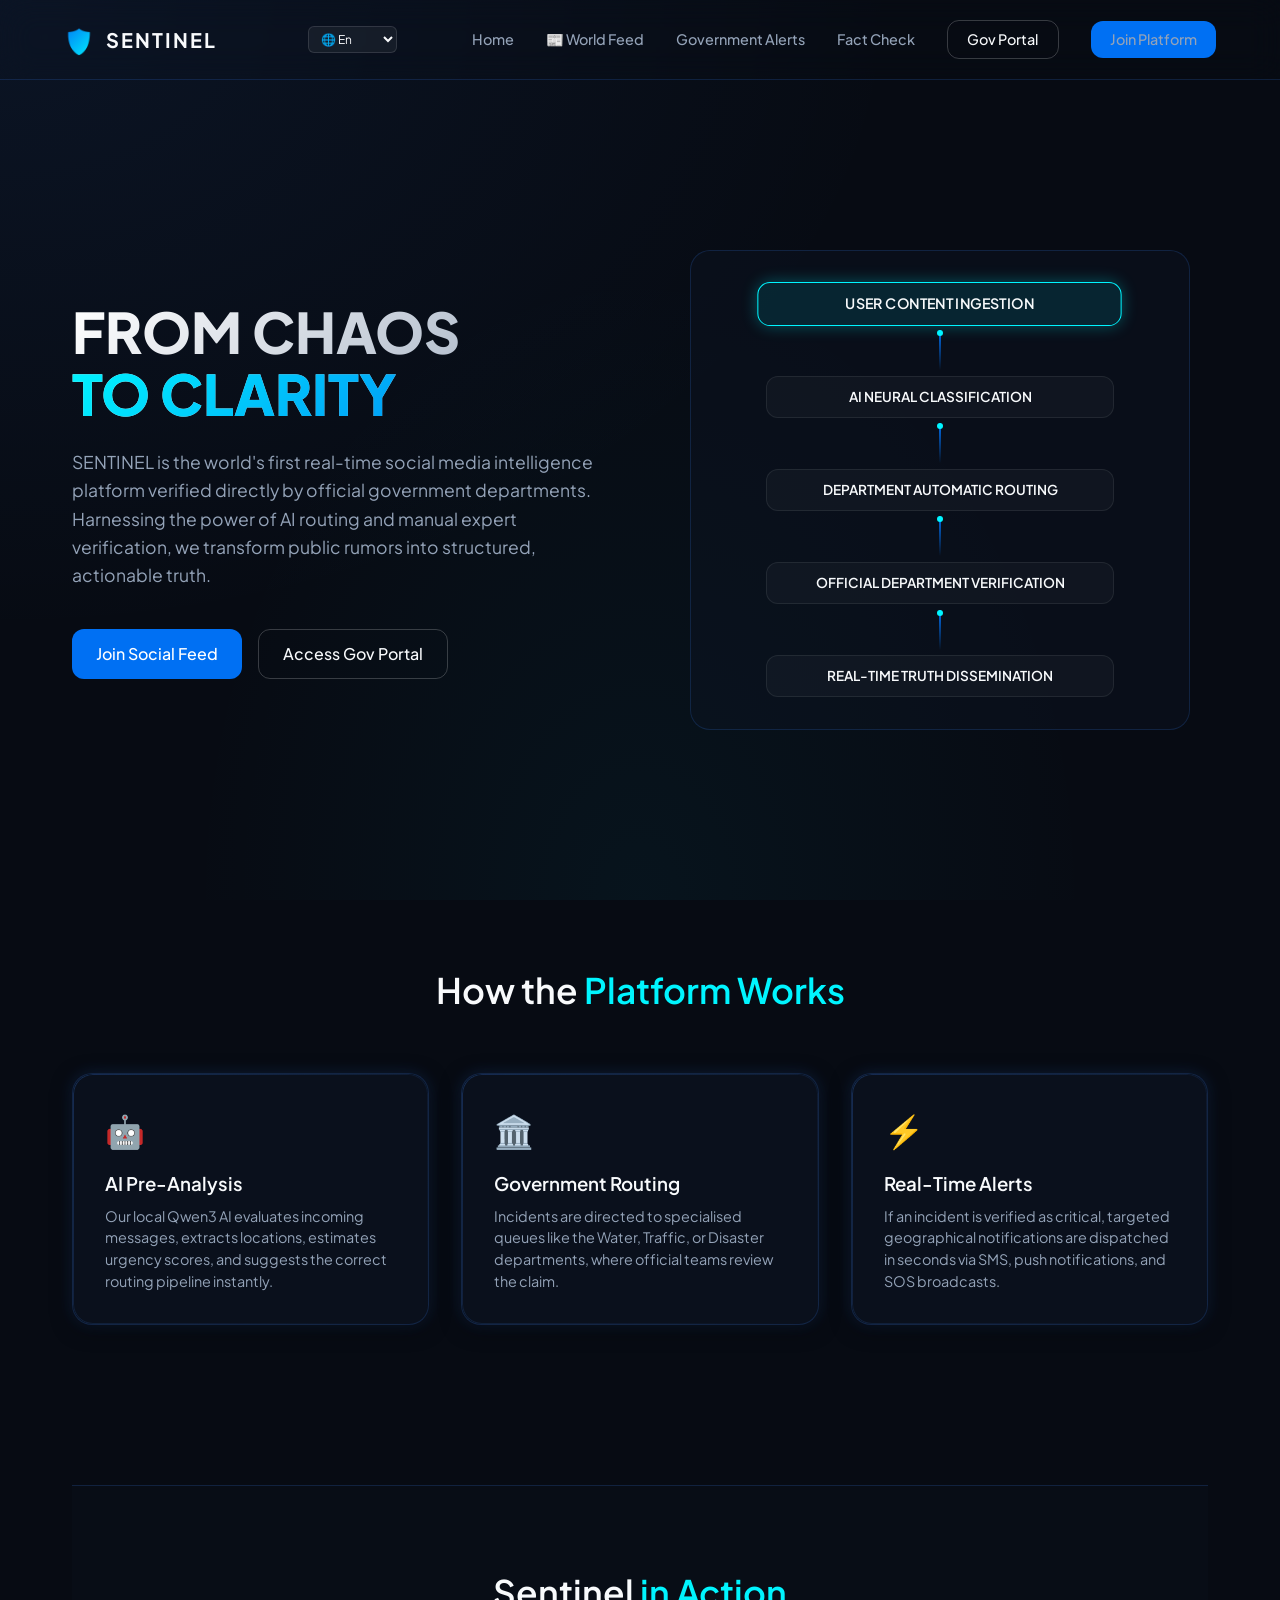
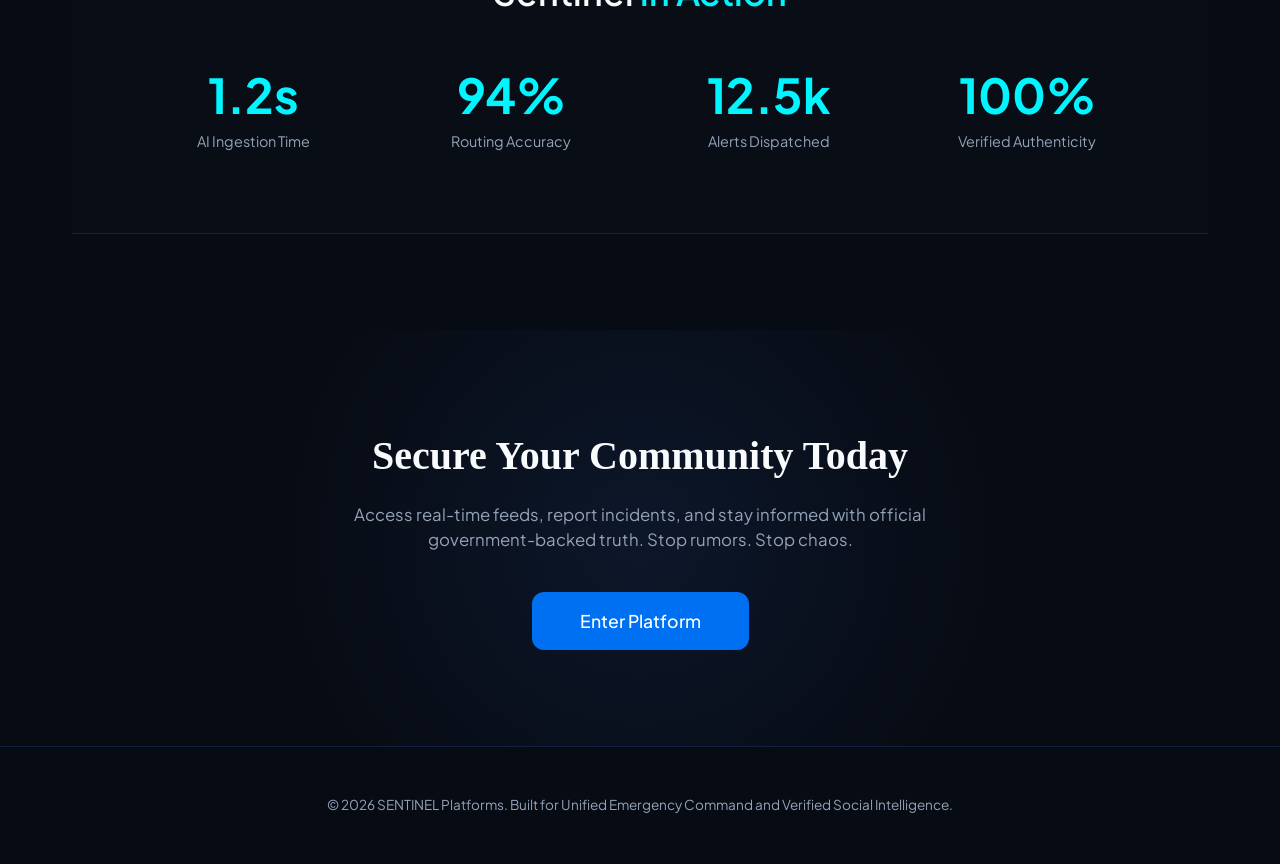
<file: frontend/index.html>
<!DOCTYPE html>
<html lang="en">
<head>
    <meta charset="UTF-8">
    <meta name="viewport" content="width=device-width, initial-scale=1.0">
    <title>SENTINEL - Real-Time Government Verified Social Intelligence</title>
    <link rel="stylesheet" href="css/variables.css?v=1.0.1">
    <link rel="stylesheet" href="css/reset.css?v=1.0.1">
    <link rel="stylesheet" href="css/global.css?v=1.0.1">
    <link rel="stylesheet" href="css/layout.css?v=1.0.1">
    <link rel="stylesheet" href="css/components.css?v=1.0.1">
    <link rel="stylesheet" href="css/animations.css?v=1.0.1">
    <link rel="stylesheet" href="css/responsive.css?v=1.0.1">
    <style>
        body {
            overflow-x: hidden;
        }
        /* Landing Page Custom Elements */
        .landing-header {
            display: flex;
            justify-content: space-between;
            align-items: center;
            height: 80px;
            border-bottom: var(--border-color-dark) 1px solid;
            backdrop-filter: var(--glass-blur);
            position: fixed;
            top: 0; left: 0; right: 0;
            z-index: 100;
            padding: 0 4rem;
        }
        .landing-nav {
            display: flex;
            gap: 2rem;
            align-items: center;
        }
        .landing-nav a {
            font-size: 0.9rem;
            font-weight: 500;
            color: var(--text-secondary-dark);
            transition: var(--transition-fast);
        }
        .landing-nav a:hover {
            color: var(--color-accent);
        }
        .landing-hero {
            padding: 180px 0 100px;
            display: grid;
            grid-template-columns: 1fr 1fr;
            gap: 4rem;
            align-items: center;
            min-height: 100vh;
        }
        .hero-left h1 {
            font-size: 3.5rem;
            line-height: 1.1;
            font-weight: 800;
            margin-bottom: 1.5rem;
            background: linear-gradient(135deg, #ffffff, #94a3b8);
            -webkit-background-clip: text;
            -webkit-text-fill-color: transparent;
        }
        .hero-left h1 span {
            display: block;
            background: linear-gradient(135deg, var(--color-accent), var(--color-secondary));
            -webkit-background-clip: text;
            -webkit-text-fill-color: transparent;
        }
        .hero-left p {
            font-size: 1.1rem;
            color: var(--text-secondary-dark);
            margin-bottom: 2.5rem;
            line-height: 1.6;
        }
        .hero-buttons {
            display: flex;
            gap: 1rem;
        }
        
        /* Flowchart animation container */
        .hero-right {
            display: flex;
            justify-content: center;
            align-items: center;
            position: relative;
        }
        .flow-animation-box {
            width: 100%;
            max-width: 500px;
            height: 480px;
            background: rgba(13, 20, 35, 0.4);
            border: var(--border-color-dark) 1px solid;
            border-radius: var(--border-radius-lg);
            padding: 2rem;
            display: flex;
            flex-direction: column;
            justify-content: space-between;
            align-items: center;
            backdrop-filter: var(--glass-blur);
        }
        .flow-node {
            padding: 0.6rem 1.2rem;
            border-radius: var(--border-radius);
            font-size: 0.85rem;
            font-weight: 600;
            background: rgba(255,255,255,0.03);
            border: 1px solid rgba(255, 255, 255, 0.08);
            text-align: center;
            width: 80%;
            position: relative;
            z-index: 2;
            transition: var(--transition-fast);
        }
        .flow-node.active {
            border-color: var(--color-accent);
            background: rgba(0, 245, 255, 0.1);
            box-shadow: 0 0 15px rgba(0, 245, 255, 0.3);
            transform: scale(1.05);
        }
        .flow-line {
            width: 2px;
            height: 40px;
            background: linear-gradient(180deg, var(--color-secondary), transparent);
            position: relative;
        }
        .flow-line::after {
            content: '';
            position: absolute;
            top: 0; left: -2px;
            width: 6px; height: 6px;
            border-radius: 50%;
            background: var(--color-accent);
            animation: flowDot 2s infinite linear;
        }
        @keyframes flowDot {
            0% { top: 0; opacity: 1; }
            100% { top: 100%; opacity: 0; }
        }
        
        .section-title {
            text-align: center;
            font-size: 2.2rem;
            margin-bottom: 3.5rem;
        }
        .section-title span {
            color: var(--color-accent);
        }
        .features-grid {
            display: grid;
            grid-template-columns: repeat(3, 1fr);
            gap: 2rem;
            margin-bottom: 6rem;
        }
        .feature-card {
            padding: 2rem;
            text-align: left;
        }
        .feature-icon {
            font-size: 2rem;
            color: var(--color-accent);
            margin-bottom: 1rem;
        }
        
        .stats-section {
            background: rgba(13, 20, 35, 0.2);
            border-top: var(--border-color-dark) 1px solid;
            border-bottom: var(--border-color-dark) 1px solid;
            padding: 5rem 0;
            text-align: center;
            margin-bottom: 6rem;
        }
        .stats-landing-grid {
            display: grid;
            grid-template-columns: repeat(4, 1fr);
            gap: 2rem;
            max-width: 1000px;
            margin: 0 auto;
        }
        .stat-landing-num {
            font-size: 3rem;
            font-weight: 700;
            color: var(--color-accent);
        }
        
        .cta-section {
            text-align: center;
            padding: 6rem 0;
            background: radial-gradient(circle, rgba(59, 130, 246, 0.1) 0%, transparent 60%);
        }
    </style>
</head>
<body class="theme-dark">

    <header class="landing-header">
        <div class="logo-container" style="margin-bottom: 0;">
            <div class="logo-icon">🛡️</div>
            <div class="logo-text">SENTINEL</div>
        </div>
        <nav class="landing-nav">
            <a href="#">Home</a>
            <a href="pages/world-feed.html">World Feed</a>
            <a href="pages/dashboard.html">Government Alerts</a>
            <a href="pages/fact-check.html">Fact Check</a>
            <a href="pages/login.html" class="btn btn-secondary" style="padding: 0.5rem 1.2rem;">Gov Portal</a>
            <a href="pages/world-feed.html" class="btn btn-primary" style="padding: 0.5rem 1.2rem;">Join Platform</a>
        </nav>
    </header>

    <main class="landing-container">
        
        <section class="landing-hero animate-fade-in-up">
            <div class="hero-left">
                <h1>FROM CHAOS<br><span>TO CLARITY</span></h1>
                <p>SENTINEL is the world's first real-time social media intelligence platform verified directly by official government departments. Harnessing the power of AI routing and manual expert verification, we transform public rumors into structured, actionable truth.</p>
                <div class="hero-buttons">
                    <a href="pages/world-feed.html" class="btn btn-primary">Join Social Feed</a>
                    <a href="pages/login.html" class="btn btn-secondary">Access Gov Portal</a>
                </div>
            </div>
            <div class="hero-right">
                <div class="flow-animation-box">
                    <div class="flow-node" id="node-user">USER CONTENT INGESTION</div>
                    <div class="flow-line"></div>
                    <div class="flow-node" id="node-ai">AI NEURAL CLASSIFICATION</div>
                    <div class="flow-line"></div>
                    <div class="flow-node" id="node-routing">DEPARTMENT AUTOMATIC ROUTING</div>
                    <div class="flow-line"></div>
                    <div class="flow-node" id="node-gov">OFFICIAL DEPARTMENT VERIFICATION</div>
                    <div class="flow-line"></div>
                    <div class="flow-node" id="node-alert">REAL-TIME TRUTH DISSEMINATION</div>
                </div>
            </div>
        </section>

        <section id="how-it-works" style="padding: 4rem 0;">
            <h2 class="section-title">How the <span>Platform Works</span></h2>
            <div class="features-grid">
                <div class="card feature-card animate-float">
                    <div class="feature-icon">🤖</div>
                    <h3>AI Pre-Analysis</h3>
                    <p class="text-muted" style="margin-top: 0.5rem; font-size: 0.9rem;">Our local Qwen3 AI evaluates incoming messages, extracts locations, estimates urgency scores, and suggests the correct routing pipeline instantly.</p>
                </div>
                <div class="card feature-card animate-float" style="animation-delay: 0.5s;">
                    <div class="feature-icon">🏛️</div>
                    <h3>Government Routing</h3>
                    <p class="text-muted" style="margin-top: 0.5rem; font-size: 0.9rem;">Incidents are directed to specialised queues like the Water, Traffic, or Disaster departments, where official teams review the claim.</p>
                </div>
                <div class="card feature-card animate-float" style="animation-delay: 1s;">
                    <div class="feature-icon">⚡</div>
                    <h3>Real-Time Alerts</h3>
                    <p class="text-muted" style="margin-top: 0.5rem; font-size: 0.9rem;">If an incident is verified as critical, targeted geographical notifications are dispatched in seconds via SMS, push notifications, and SOS broadcasts.</p>
                </div>
            </div>
        </section>

        <section class="stats-section">
            <h2 class="section-title" style="margin-bottom: 2.5rem;">Sentinel <span>in Action</span></h2>
            <div class="stats-landing-grid">
                <div>
                    <div class="stat-landing-num">1.2s</div>
                    <p class="text-muted" style="font-size: 0.9rem;">AI Ingestion Time</p>
                </div>
                <div>
                    <div class="stat-landing-num">94%</div>
                    <p class="text-muted" style="font-size: 0.9rem;">Routing Accuracy</p>
                </div>
                <div>
                    <div class="stat-landing-num">12.5k</div>
                    <p class="text-muted" style="font-size: 0.9rem;">Alerts Dispatched</p>
                </div>
                <div>
                    <div class="stat-landing-num">100%</div>
                    <p class="text-muted" style="font-size: 0.9rem;">Verified Authenticity</p>
                </div>
            </div>
        </section>

        <section class="cta-section">
            <h2 style="font-size: 2.5rem; margin-bottom: 1rem; font-family: 'Poppins';">Secure Your Community Today</h2>
            <p class="text-muted" style="max-width: 600px; margin: 0 auto 2.5rem; font-size: 1.05rem;">Access real-time feeds, report incidents, and stay informed with official government-backed truth. Stop rumors. Stop chaos.</p>
            <a href="pages/world-feed.html" class="btn btn-primary" style="padding: 1rem 3rem; font-size: 1.1rem;">Enter Platform</a>
        </section>

    </main>

    <footer style="padding: 3rem 0; border-top: var(--border-color-dark) 1px solid; text-align: center; color: var(--text-secondary-dark); font-size: 0.85rem;">
        <p>© 2026 SENTINEL Platforms. Built for Unified Emergency Command and Verified Social Intelligence.</p>
    </footer>

    <script src="js/i18n.js?v=1.0.1"></script>
    <script src="js/api.js?v=1.0.1"></script>
    <script>
        // Nodes flow animation loop
        const nodes = ['node-user', 'node-ai', 'node-routing', 'node-gov', 'node-alert'];
        let activeIdx = 0;
        
        function rotateAnimation() {
            nodes.forEach(id => {
                document.getElementById(id).classList.remove('active');
            });
            document.getElementById(nodes[activeIdx]).classList.add('active');
            activeIdx = (activeIdx + 1) % nodes.length;
        }
        
        setInterval(rotateAnimation, 2000);
        rotateAnimation();
    </script>
</body>
</html>
</file>
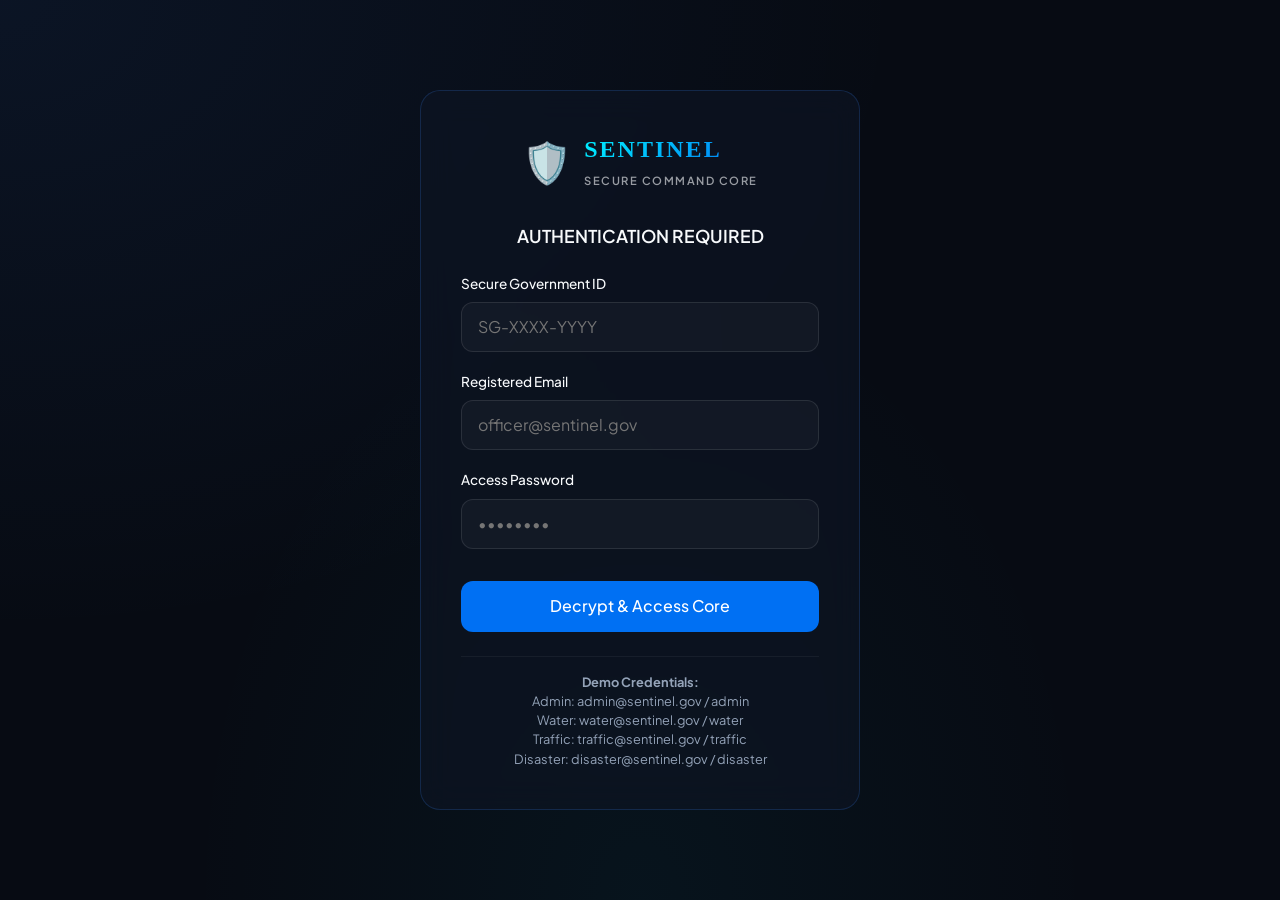
<file: frontend/pages/login.html>
<!DOCTYPE html>
<html lang="en">
<head>
    <meta charset="UTF-8">
    <meta name="viewport" content="width=device-width, initial-scale=1.0">
    <title>SENTINEL - Secure Login Portal</title>
    <link rel="stylesheet" href="../css/variables.css?v=1.0.1">
    <link rel="stylesheet" href="../css/reset.css?v=1.0.1">
    <link rel="stylesheet" href="../css/global.css?v=1.0.1">
    <link rel="stylesheet" href="../css/layout.css?v=1.0.1">
    <link rel="stylesheet" href="../css/components.css?v=1.0.1">
    <link rel="stylesheet" href="../css/animations.css?v=1.0.1">
    <link rel="stylesheet" href="../css/responsive.css?v=1.0.1">
    <style>
        .login-layout {
            display: flex;
            align-items: center;
            justify-content: center;
            min-height: 100vh;
            padding: 2rem;
            position: relative;
        }
        .login-box {
            width: 100%;
            max-width: 440px;
            padding: 2.5rem;
            background: rgba(13, 20, 35, 0.7);
            border: 1px solid rgba(59, 130, 246, 0.2);
            border-radius: var(--border-radius-lg);
            backdrop-filter: var(--glass-blur);
        }
        .login-logo {
            display: flex;
            align-items: center;
            justify-content: center;
            gap: 0.75rem;
            margin-bottom: 2rem;
        }
    </style>
</head>
<body class="theme-dark">

    <div class="login-layout">
        
        <div class="login-box animate-scale-in">
            <div class="login-logo">
                <span style="font-size: 2.5rem;">🛡️</span>
                <div>
                    <h1 style="font-family:'Poppins'; font-size:1.5rem; letter-spacing:2px; font-weight:800; background: linear-gradient(135deg, var(--color-accent), var(--color-secondary)); -webkit-background-clip: text; -webkit-text-fill-color: transparent;">
                        SENTINEL
                    </h1>
                    <span style="font-size:0.7rem; font-weight:600; text-transform:uppercase; letter-spacing:1.5px; opacity:0.6;">
                        Secure Command Core
                    </span>
                </div>
            </div>

            <h3 style="font-size:1.1rem; text-align:center; margin-bottom:1.5rem;">AUTHENTICATION REQUIRED</h3>
            
            <div class="form-group">
                <label>Secure Government ID</label>
                <input type="text" id="login-gov-id" class="form-control" placeholder="SG-XXXX-YYYY" style="text-transform:uppercase;">
            </div>
            
            <div class="form-group">
                <label>Registered Email</label>
                <input type="email" id="login-email" class="form-control" placeholder="officer@sentinel.gov">
            </div>

            <div class="form-group" style="margin-bottom:2rem;">
                <label>Access Password</label>
                <input type="password" id="login-password" class="form-control" placeholder="••••••••">
            </div>

            <button id="btn-login" class="btn btn-primary full-width" style="padding: 0.85rem;">
                Decrypt & Access Core
            </button>
            
            <div style="margin-top:1.5rem; border-top:1px solid rgba(255,255,255,0.05); padding-top:1rem; font-size:0.8rem; text-align:center;" class="text-muted">
                <strong>Demo Credentials:</strong><br>
                Admin: admin@sentinel.gov / admin<br>
                Water: water@sentinel.gov / water<br>
                Traffic: traffic@sentinel.gov / traffic<br>
                Disaster: disaster@sentinel.gov / disaster
            </div>
        </div>

    </div>

    <script src="../js/i18n.js?v=1.0.1"></script>
    <script src="../js/api.js?v=1.0.1"></script>
    <script src="../js/ui.js?v=1.0.1"></script>
    <script>
        document.addEventListener('DOMContentLoaded', () => {
            const btnLogin = document.getElementById('btn-login');
            const emailInput = document.getElementById('login-email');
            const passwordInput = document.getElementById('login-password');
            const govIdInput = document.getElementById('login-gov-id');

            btnLogin.addEventListener('click', async () => {
                const email = emailInput.value.trim();
                const password = passwordInput.value.trim();
                const govId = govIdInput.value.trim();

                if (!email || !password) {
                    showToast('Please fill in email and password credentials.', 'error');
                    return;
                }

                try {
                    // Try auth login
                    const user = await API.auth.login(email, password);
                    showToast(`Access granted. Welcome back Officer @${user.username}`, 'success');
                    
                    // Route user to dashboard based on role
                    setTimeout(() => {
                        if (user.role === 'ADMIN') {
                            window.location.href = 'admin.html';
                        } else {
                            window.location.href = 'department.html';
                        }
                    }, 800);
                } catch(e) {
                    showToast(`Access denied: ${e.message}`, 'error');
                }
            });
        });
    </script>
</body>
</html>
</file>
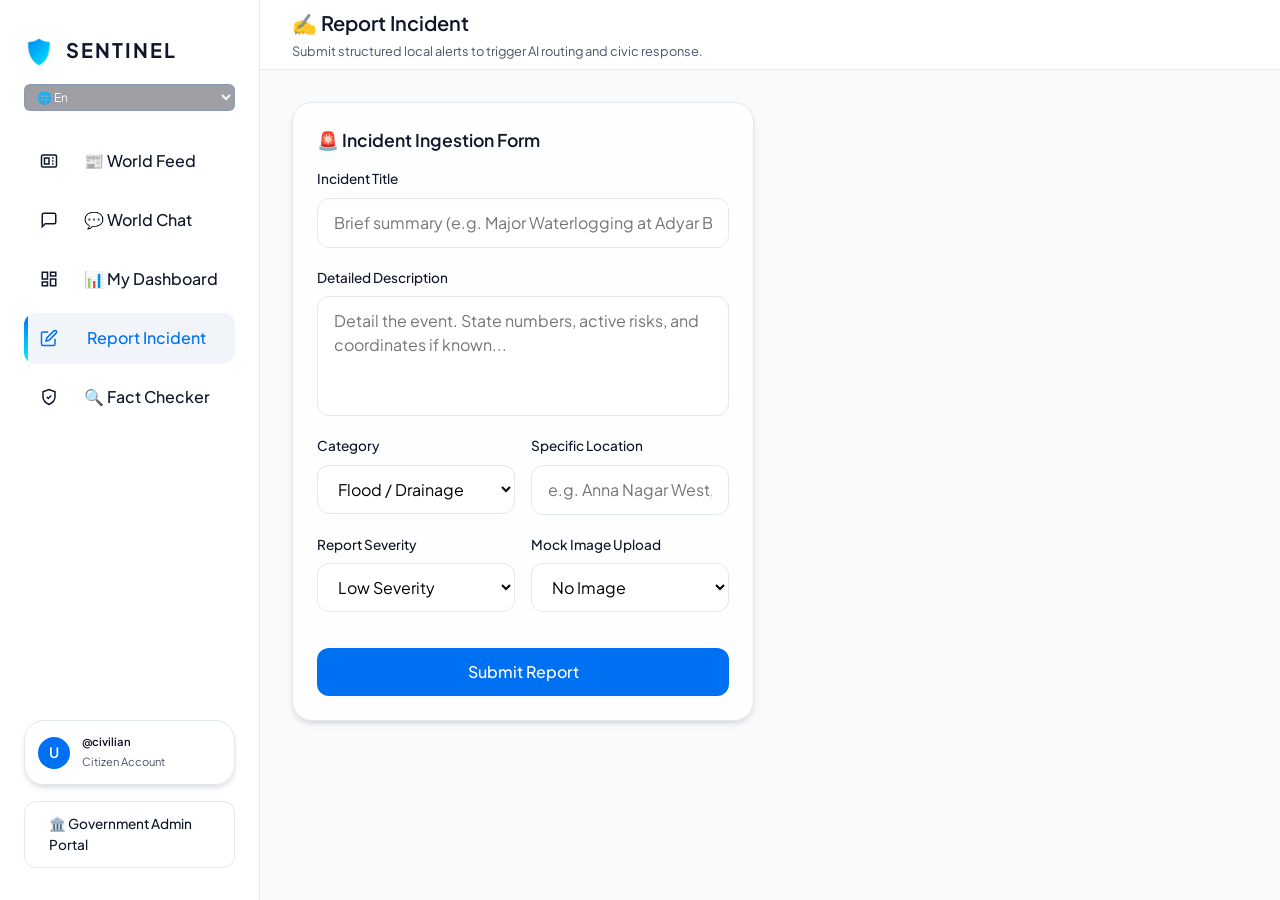
<file: frontend/pages/report.html>
<!DOCTYPE html>
<html lang="en">
<head>
    <meta charset="UTF-8">
    <meta name="viewport" content="width=device-width, initial-scale=1.0">
    <title>SENTINEL - Report Incident</title>
    <link rel="stylesheet" href="../css/variables.css?v=1.0.1">
    <link rel="stylesheet" href="../css/reset.css?v=1.0.1">
    <link rel="stylesheet" href="../css/global.css?v=1.0.1">
    <link rel="stylesheet" href="../css/layout.css?v=1.0.1">
    <link rel="stylesheet" href="../css/components.css?v=1.0.1">
    <link rel="stylesheet" href="../css/animations.css?v=1.0.1">
    <link rel="stylesheet" href="../css/responsive.css?v=1.0.1">
    <style>
        .report-grid {
            display: grid;
            grid-template-columns: 1fr 1fr;
            gap: 2rem;
            align-items: start;
        }
        .timeline-box {
            display: none;
            padding: 2rem;
        }
    </style>
</head>
<body class="theme-light">

    <div class="app-layout">
        
        <!-- LEFT SIDEBAR -->
        <aside class="sidebar">
            <div>
                <div class="logo-container">
                    <div class="logo-icon">🛡️</div>
                    <div class="logo-text" style="color: var(--text-primary-light);">SENTINEL</div>
                </div>
                <nav class="nav-links">
                    <a href="world-feed.html" class="nav-item">
                        <span>📰</span> World Feed
                    </a>
                    <a href="world-chat.html" class="nav-item">
                        <span>💬</span> World Chat
                    </a>
                    <a href="dashboard.html" class="nav-item">
                        <span>📊</span> My Dashboard
                    </a>
                    <a href="report.html" class="nav-item active">
                        <span>✍️</span> Report Incident
                    </a>
                    <a href="fact-check.html" class="nav-item">
                        <span>🔍</span> Fact Checker
                    </a>
                </nav>
            </div>
            
            <div style="display: flex; flex-direction: column; gap: 1rem;">
                <div class="card" style="padding: 0.8rem; display: flex; align-items: center; gap: 0.75rem;">
                    <div class="avatar" style="width: 32px; height: 32px;">U</div>
                    <div style="font-size: 0.85rem;">
                        <h5 id="header-username">@civilian</h5>
                        <span class="text-muted" style="font-size: 0.7rem;">Citizen Account</span>
                    </div>
                </div>
                <a href="login.html" class="btn btn-secondary" style="font-size: 0.85rem;">
                    🏛️ Government Admin Portal
                </a>
            </div>
        </aside>

        <!-- MAIN WINDOW -->
        <div class="main-content">
            
            <header class="app-header">
                <div>
                    <h2 style="font-size: 1.25rem;">Report Incident</h2>
                    <span class="text-muted" style="font-size: 0.8rem;">Submit structured local alerts to trigger AI routing and civic response.</span>
                </div>
                <button id="mobile-menu-toggle" class="btn btn-secondary" style="padding: 0.5rem; display: none;">☰</button>
            </header>

            <div class="content-body">
                
                <div class="report-grid">
                    
                    <!-- Left: Input Form Card -->
                    <div class="card" id="form-container">
                        <h3 class="card-title">🚨 Incident Ingestion Form</h3>
                        
                        <div class="form-group">
                            <label>Incident Title</label>
                            <input type="text" id="report-title" class="form-control" placeholder="Brief summary (e.g. Major Waterlogging at Adyar Bridge)...">
                        </div>
                        
                        <div class="form-group">
                            <label>Detailed Description</label>
                            <textarea id="report-description" class="form-control" style="min-height:120px; resize:none;" placeholder="Detail the event. State numbers, active risks, and coordinates if known..."></textarea>
                        </div>
                        
                        <div style="display:grid; grid-template-columns:1fr 1fr; gap:1rem;">
                            <div class="form-group">
                                <label>Category</label>
                                <select id="report-category" class="form-control">
                                    <option value="Flood">Flood / Drainage</option>
                                    <option value="Accident">Road / Traffic Accident</option>
                                    <option value="Rain">Monsoon Weather</option>
                                    <option value="Outage">Power Outage</option>
                                    <option value="Epidemic">Health / Sickness Outbreak</option>
                                    <option value="Fire">Thermal / Fire Outbreak</option>
                                    <option value="Other">Other Issues</option>
                                </select>
                            </div>
                            <div class="form-group">
                                <label>Specific Location</label>
                                <input type="text" id="report-location" class="form-control" placeholder="e.g. Anna Nagar West, Chennai...">
                            </div>
                        </div>

                        <div style="display:grid; grid-template-columns:1fr 1fr; gap:1rem;">
                            <div class="form-group">
                                <label>Report Severity</label>
                                <select id="report-severity" class="form-control">
                                    <option value="low">Low Severity</option>
                                    <option value="medium">Medium Severity</option>
                                    <option value="high">High Severity</option>
                                    <option value="critical">Critical (Immediate Rescue Needed)</option>
                                </select>
                            </div>
                            <div class="form-group">
                                <label>Mock Image Upload</label>
                                <select id="report-image" class="form-control">
                                    <option value="">No Image</option>
                                    <option value="/assets/images/flood.jpg">Flood photo</option>
                                    <option value="/assets/images/accident.jpg">Accident photo</option>
                                </select>
                            </div>
                        </div>

                        <button id="btn-submit-report" class="btn btn-primary full-width" style="margin-top:1rem;">
                            Submit Report
                        </button>
                    </div>

                    <!-- Right: Ingestion status and visual AI timeline -->
                    <div class="card timeline-box" id="tracker-container">
                        <h3 class="card-title">📡 Active Routing Timeline</h3>
                        <p class="text-muted" style="font-size:0.8rem; margin-bottom:1.5rem;">Follow the progress of your submitted report in real time.</p>
                        
                        <div class="timeline">
                            <div class="timeline-item" id="track-stage-1">
                                <div class="timeline-dot"></div>
                                <div class="timeline-content">
                                    <h4>1. Report Ingested</h4>
                                    <p class="text-muted" id="time-stage-1">Waiting...</p>
                                </div>
                            </div>
                            <div class="timeline-item" id="track-stage-2">
                                <div class="timeline-dot"></div>
                                <div class="timeline-content">
                                    <h4>2. AI Assessment & Mapping</h4>
                                    <p class="text-muted" id="time-stage-2">Waiting...</p>
                                </div>
                            </div>
                            <div class="timeline-item" id="track-stage-3">
                                <div class="timeline-dot"></div>
                                <div class="timeline-content">
                                    <h4>3. Department Assigned</h4>
                                    <p class="text-muted" id="time-stage-3">Waiting...</p>
                                </div>
                            </div>
                            <div class="timeline-item" id="track-stage-4">
                                <div class="timeline-dot"></div>
                                <div class="timeline-content">
                                    <h4>4. Under Verification Review</h4>
                                    <p class="text-muted" id="time-stage-4">Waiting...</p>
                                </div>
                            </div>
                            <div class="timeline-item" id="track-stage-5">
                                <div class="timeline-dot"></div>
                                <div class="timeline-content">
                                    <h4>5. Official Response Published</h4>
                                    <p class="text-muted" id="time-stage-5">Waiting...</p>
                                </div>
                            </div>
                        </div>

                        <div id="tracker-summary-card" style="display:none; padding:1rem; margin-top:2.5rem; background:rgba(0,112,243,0.05); border-radius:var(--border-radius); font-size:0.85rem;">
                            <strong>AI Assessment Recommendation:</strong><br>
                            <span id="tracker-ai-text">Analysing...</span>
                        </div>
                    </div>

                </div>

            </div>

        </div>

    </div>

    <script src="../js/i18n.js?v=1.0.1"></script>
    <script src="../js/api.js?v=1.0.1"></script>
    <script src="../js/websocket.js?v=1.0.1"></script>
    <script src="../js/ui.js?v=1.0.1"></script>
    <script src="../js/report.js?v=1.0.1"></script>
</body>
</html>
</file>
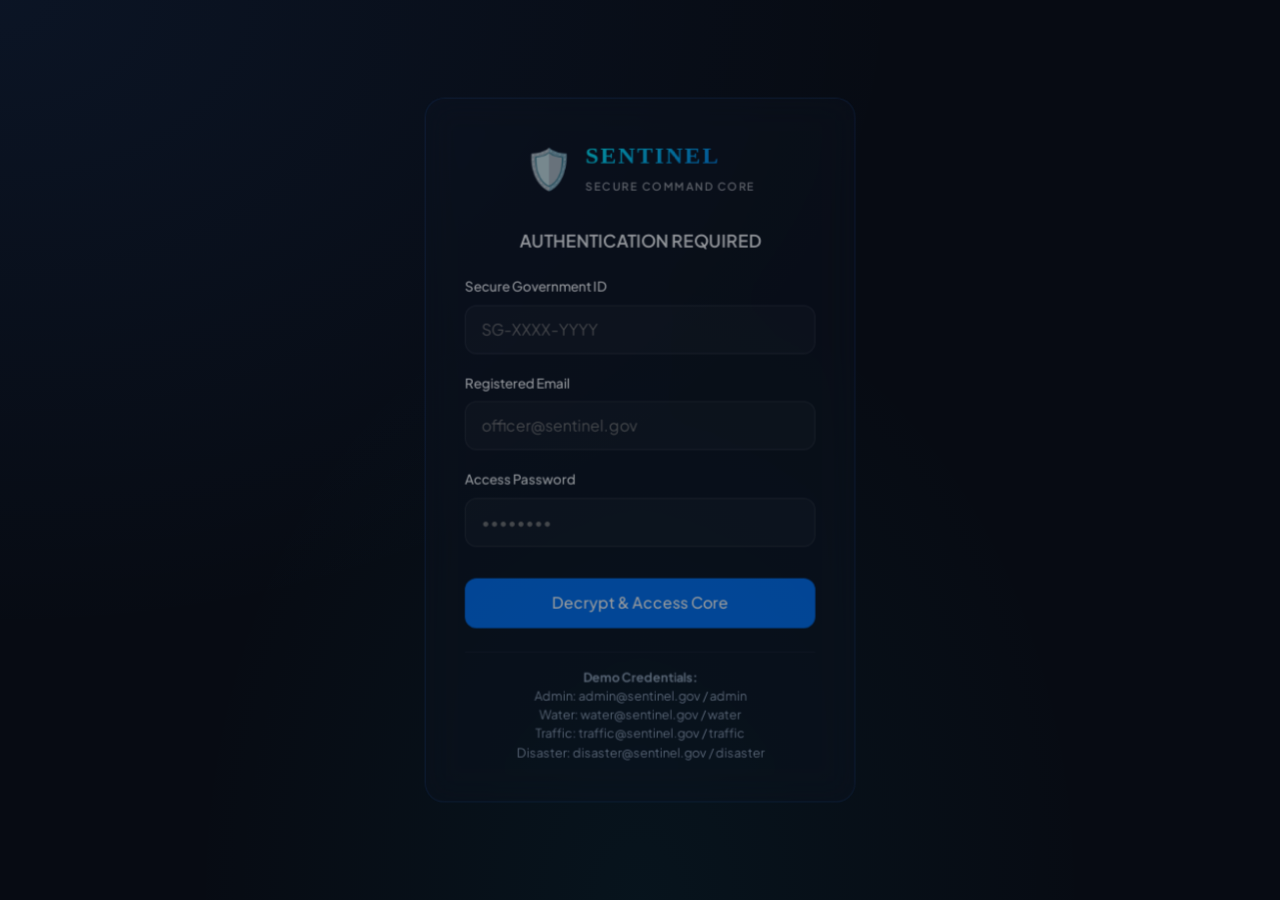
<file: frontend/pages/verification.html>
<!DOCTYPE html>
<html lang="en">
<head>
    <meta charset="UTF-8">
    <meta name="viewport" content="width=device-width, initial-scale=1.0">
    <title>SENTINEL - Secure Verification Workspace</title>
    <link rel="stylesheet" href="../css/variables.css?v=1.0.1">
    <link rel="stylesheet" href="../css/reset.css?v=1.0.1">
    <link rel="stylesheet" href="../css/global.css?v=1.0.1">
    <link rel="stylesheet" href="../css/layout.css?v=1.0.1">
    <link rel="stylesheet" href="../css/components.css?v=1.0.1">
    <link rel="stylesheet" href="../css/animations.css?v=1.0.1">
    <link rel="stylesheet" href="../css/responsive.css?v=1.0.1">
</head>
<body class="theme-dark lock-layout">

    <div class="app-layout">
        
        <!-- LEFT GOVERNMENT SIDEBAR -->
        <aside class="sidebar">
            <div>
                <div class="logo-container">
                    <div class="logo-icon" style="color: var(--color-accent);">🛡️</div>
                    <div class="logo-text" style="color: var(--text-primary-dark);">SENTINEL CORE</div>
                </div>
                <nav class="nav-links">
                    <a href="admin.html" class="nav-item">
                        <span>📊</span> Control Command
                    </a>
                    <a href="verification.html" class="nav-item active">
                        <span>⚖️</span> Verification Room
                    </a>
                    <a href="department.html" class="nav-item">
                        <span>🏢</span> Dept Workspaces
                    </a>
                    <a href="emergency.html" class="nav-item">
                        <span>⚠️</span> Emergency Center
                    </a>
                    <a href="alerts.html" class="nav-item">
                        <span>📢</span> Alert Dispatch
                    </a>
                </nav>
            </div>
            
            <div style="display: flex; flex-direction: column; gap: 1rem;">
                <div class="card" style="padding: 0.8rem; display: flex; align-items: center; gap: 0.75rem; background:rgba(0,0,0,0.3);">
                    <div class="avatar" style="width: 32px; height: 32px; background-color: var(--color-critical);">A</div>
                    <div style="font-size: 0.85rem;">
                        <h5 id="header-username">@admin</h5>
                        <span class="text-muted" style="font-size: 0.7rem; color: var(--color-accent);" id="header-user-role">Administrator</span>
                    </div>
                </div>
                <a href="#" id="logout-btn" class="btn btn-danger" style="font-size: 0.85rem;">
                    🔌 Disconnect Console
                </a>
            </div>
        </aside>

        <!-- MAIN PANEL -->
        <div class="main-content">
            
            <header class="app-header">
                <div>
                    <h2 style="font-size: 1.25rem;">Verification Workspace</h2>
                    <span class="text-muted" style="font-size: 0.8rem;">Evaluate AI predictions and construct officially signed truth clarifications.</span>
                </div>
                <div style="display:flex; gap:0.5rem; align-items:center;">
                    <select id="case-select-dropdown" class="form-control" style="font-size:0.85rem; padding:0.4rem 1rem; width: 220px; height: auto;">
                        <option value="">Load an active case...</option>
                        <!-- Populated dynamically -->
                    </select>
                </div>
            </header>

            <div class="content-body">
                
                <div class="workspace-grid" id="workspace-container">
                    
                    <!-- COLUMN 1: User claim & media forensic status -->
                    <div class="workspace-col">
                        <div class="card workspace-card">
                            <h3 class="card-title" style="border-bottom:1px solid rgba(255,255,255,0.05); padding-bottom:0.75rem;">
                                📝 Original User Claim
                            </h3>
                            
                            <div class="workspace-card-content">
                                <h4 id="claim-title" style="font-size:1.1rem; font-family:var(--font-primary);">No case selected</h4>
                                <span id="claim-meta" class="text-muted" style="font-size:0.75rem; display:block; margin:0.35rem 0 1.25rem;">Select an active case from the dropdown above.</span>
                                
                                <p id="claim-body" style="font-size:0.9rem; line-height:1.6; margin-bottom:1.5rem;" class="text-muted">
                                    Awaiting selection input.
                                </p>
                                
                                <div id="claim-image-container" style="display:none; margin-bottom:1.5rem;">
                                    <img id="claim-image" src="" class="post-image" alt="Forensic Target">
                                    <div id="forensic-status-box" style="font-size:0.75rem; padding:0.5rem; border-radius:var(--border-radius-sm); background:rgba(0,0,0,0.5); display:inline-block;">
                                        Forensic stage: <strong>None</strong>
                                    </div>
                                </div>
                            </div>
                        </div>
                    </div>

                    <!-- COLUMN 2: AI Pre-Analysis metrics -->
                    <div class="workspace-col">
                        <div class="card workspace-card">
                            <h3 class="card-title" style="border-bottom:1px solid rgba(255,255,255,0.05); padding-bottom:0.75rem;">
                                🧠 AI Pre-Analysis Ingest
                            </h3>
                            
                            <div class="workspace-card-content">
                                <div>
                                    <label class="text-muted" style="font-size:0.75rem; text-transform:uppercase;">Topic Classification</label>
                                    <h4 id="ai-topic" style="font-size:1.05rem; font-family:var(--font-primary);">General</h4>
                                </div>
                                
                                <div style="display:grid; grid-template-columns:1fr 1fr; gap:1rem;">
                                    <div>
                                        <label class="text-muted" style="font-size:0.75rem; text-transform:uppercase;">Urgency Score</label>
                                        <h4 id="ai-urgency" style="font-size:1.05rem;">LOW</h4>
                                    </div>
                                    <div>
                                        <label class="text-muted" style="font-size:0.75rem; text-transform:uppercase;">Confidence Rate</label>
                                        <h4 id="ai-confidence" style="font-size:1.05rem; color:var(--color-accent);">75%</h4>
                                    </div>
                                </div>

                                <div>
                                    <label class="text-muted" style="font-size:0.75rem; text-transform:uppercase;">Recommended Department</label>
                                    <h4 id="ai-department" style="font-size:1.05rem;">Other Departments</h4>
                                </div>

                                <div>
                                    <label class="text-muted" style="font-size:0.75rem; text-transform:uppercase;">Extracted Geo-Target</label>
                                    <h4 id="ai-location" style="font-size:1.05rem;">Unknown Location</h4>
                                </div>

                                <div>
                                    <label class="text-muted" style="font-size:0.75rem; text-transform:uppercase;">Extraction Reason</label>
                                    <p id="ai-reason" style="font-size:0.85rem; line-height:1.5;" class="text-muted">Awaiting evaluation...</p>
                                </div>
                            </div>
                        </div>
                    </div>

                    <!-- COLUMN 3: Government Decision verification panel -->
                    <div class="workspace-col">
                        <div class="card workspace-card">
                            <h3 class="card-title" style="border-bottom:1px solid rgba(255,255,255,0.05); padding-bottom:0.75rem;">
                                ⚖️ Official Verification Verdict
                            </h3>
                            
                            <div class="workspace-card-content">
                                <div class="form-group">
                                    <label>Claim Status Verdict</label>
                                    <div class="verdict-selector-group">
                                        <label class="verdict-option" data-verdict="VERIFIED">
                                            <input type="radio" name="verdict" value="VERIFIED" checked> 
                                            <span>🟢 Verified True</span>
                                        </label>
                                        <label class="verdict-option" data-verdict="PARTIALLY_CORRECT">
                                            <input type="radio" name="verdict" value="PARTIALLY_CORRECT"> 
                                            <span>🟡 Partially Correct</span>
                                        </label>
                                        <label class="verdict-option" data-verdict="FALSE">
                                            <input type="radio" name="verdict" value="FALSE"> 
                                            <span>🔴 False Claim</span>
                                        </label>
                                        <label class="verdict-option" data-verdict="CRITICAL">
                                            <input type="radio" name="verdict" value="CRITICAL"> 
                                            <span>🚨 Critical Alert (Emergency Dispatch)</span>
                                        </label>
                                    </div>
                                </div>

                                <div class="form-group" style="margin-top:1.5rem;">
                                    <label>Official Clarification Statement</label>
                                    <textarea id="official-response-text" class="form-control" style="min-height:140px; resize:none; font-size:0.85rem;" placeholder="Write response to publish. Citizen feed will be updated instantly..."></textarea>
                                </div>

                                <div style="display:flex; flex-direction:column; gap:0.5rem; margin-top:2rem; padding-bottom: 1rem;">
                                    <button id="btn-save-draft" class="btn btn-secondary full-width" onclick="showToast('Draft saved successfully to session cache.')">
                                        Save Workspace Draft
                                    </button>
                                    <button id="btn-publish-verdict" class="btn btn-primary full-width">
                                        Verify & Broadcast Truth
                                    </button>
                                </div>
                            </div>
                        </div>
                    </div>

                </div>

            </div>

        </div>

    </div>

    <script src="../js/i18n.js?v=1.0.1"></script>
    <script src="../js/api.js?v=1.0.1"></script>
    <script src="../js/websocket.js?v=1.0.1"></script>
    <script src="../js/ui.js?v=1.0.1"></script>
    <script src="../js/verification.js?v=1.0.1"></script>
</body>
</html>
</file>
<file: frontend/css/variables.css>
@import url('https://fonts.googleapis.com/css2?family=Plus+Jakarta+Sans:ital,wght@0,300;0,400;0,500;0,600;0,700;0,800;1,400;1,500;1,600;1,700&family=Space+Grotesk:wght@300;400;500;600;700&display=swap');

:root {
    /* Color Palette */
    --primary-bg-light: #f8fafc;
    --primary-bg-dark: #070b13;
    
    --card-bg-light: rgba(255, 255, 255, 0.9);
    --card-bg-dark: rgba(13, 20, 35, 0.65);
    
    --border-color-light: #e2e8f0;
    --border-color-dark: rgba(59, 130, 246, 0.18);
    
    --text-primary-light: #0f172a;
    --text-primary-dark: #f8fafc;
    --text-secondary-light: #475569;
    --text-secondary-dark: #94a3b8;

    /* Theme Colors */
    --color-primary: #0a1128;       /* Deep Navy Blue */
    --color-secondary: #0070f3;     /* Electric Blue */
    --color-accent: #00f5ff;        /* Neon Cyber Cyan */
    --color-success: #10b981;       /* Green */
    --color-success-bright: #34d399;/* Bright Green */
    --color-warning: #f59e0b;       /* Orange */
    --color-danger: #ef4444;        /* Red */
    --color-critical: #ff007f;      /* Emergency Pinkish Red */
    --color-critical-pulse: #dc2626;

    /* Layout Tokens */
    --sidebar-width: 260px;
    --navbar-height: 70px;
    --border-radius: 12px;
    --border-radius-lg: 20px;
    --border-radius-sm: 6px;
    
    /* Shadows */
    --shadow-light: 0 4px 6px -1px rgb(0 0 0 / 0.1), 0 2px 4px -2px rgb(0 0 0 / 0.1);
    --shadow-dark: 0 4px 20px 0 rgba(0, 0, 0, 0.5), 0 0 15px 0 rgba(59, 130, 246, 0.2);
    
    /* Glassmorphism */
    --glass-blur: blur(16px);
    --glass-border: 1px solid rgba(255, 255, 255, 0.08);
    --glass-border-blue: 1px solid rgba(59, 130, 246, 0.25);
    
    /* Transitions */
    --transition-fast: all 0.2s cubic-bezier(0.4, 0, 0.2, 1);
    --transition-normal: all 0.3s cubic-bezier(0.4, 0, 0.2, 1);
    --transition-slow: all 0.5s cubic-bezier(0.4, 0, 0.2, 1);
    
    /* Typography */
    --font-primary: 'Plus Jakarta Sans', -apple-system, BlinkMacSystemFont, "Segoe UI", Roboto, sans-serif;
    --font-mono: 'Space Grotesk', monospace;
}
</file>
<file: frontend/css/global.css>
/* Base Styles */
body {
    font-family: var(--font-primary);
    transition: background-color 0.3s ease, color 0.3s ease;
}

h1, h2, h3, h4, h5, h6 {
    font-family: var(--font-primary);
    font-weight: 600;
}

/* Light Theme (User Platform Default) */
body.theme-light, .theme-light {
    background-color: var(--primary-bg-light);
    color: var(--text-primary-light);
}

body.theme-light .card, .theme-light .card {
    background-color: var(--card-bg-light);
    border: 1px solid var(--border-color-light);
    box-shadow: var(--shadow-light);
}

body.theme-light .text-muted, .theme-light .text-muted {
    color: var(--text-secondary-light);
}

/* Dark Theme (Gov Portal Default) */
body.theme-dark, .theme-dark {
    background-color: var(--primary-bg-dark);
    color: var(--text-primary-dark);
    background-image: 
        radial-gradient(at 0% 0%, rgba(59, 130, 246, 0.08) 0px, transparent 50%),
        radial-gradient(at 50% 100%, rgba(6, 182, 212, 0.05) 0px, transparent 50%);
    background-attachment: fixed;
}

body.theme-dark .card, .theme-dark .card {
    background: var(--card-bg-dark);
    backdrop-filter: var(--glass-blur);
    border: var(--border-color-dark) 1px solid;
    box-shadow: var(--shadow-dark);
}

body.theme-dark .text-muted, .theme-dark .text-muted {
    color: var(--text-secondary-dark);
}

/* Scrollbar customization */
::-webkit-scrollbar {
    width: 8px;
    height: 8px;
}

::-webkit-scrollbar-track {
    background: transparent;
}

.theme-light ::-webkit-scrollbar-thumb {
    background: #cbd5e1;
    border-radius: 4px;
}

.theme-dark ::-webkit-scrollbar-thumb {
    background: rgba(59, 130, 246, 0.3);
    border-radius: 4px;
}

::-webkit-scrollbar-thumb:hover {
    background: var(--color-secondary);
}

/* Utility Classes */
.flex { display: flex; }
.align-center { align-items: center; }
.justify-between { justify-content: space-between; }
.grid { display: grid; }
.gap-1 { gap: 0.5rem; }
.gap-2 { gap: 1rem; }
.gap-3 { gap: 1.5rem; }
.p-2 { padding: 1rem; }
.p-3 { padding: 1.5rem; }
.text-center { text-align: center; }
.full-width { width: 100%; }

/* Glass Button base styles */
.btn {
    padding: 0.75rem 1.5rem;
    border-radius: var(--border-radius);
    font-weight: 500;
    transition: var(--transition-fast);
    display: inline-flex;
    align-items: center;
    justify-content: center;
    gap: 0.5rem;
}

.btn-primary {
    background-color: var(--color-secondary);
    color: white;
}

.btn-primary:hover {
    background-color: #0256be;
    box-shadow: 0 0 15px rgba(59, 130, 246, 0.5);
}

.btn-secondary {
    background-color: transparent;
    border: 1px solid currentColor;
}

.theme-dark .btn-secondary {
    color: var(--text-primary-dark);
    border-color: rgba(255, 255, 255, 0.2);
}
.theme-dark .btn-secondary:hover {
    background: rgba(255, 255, 255, 0.05);
}

.theme-light .btn-secondary {
    color: var(--text-primary-light);
    border-color: var(--border-color-light);
}
.theme-light .btn-secondary:hover {
    background: rgba(0, 0, 0, 0.03);
}

.btn-danger {
    background-color: var(--color-danger);
    color: white;
}
.btn-danger:hover {
    background-color: #dc2626;
    box-shadow: 0 0 15px rgba(239, 68, 68, 0.4);
}

/* Nav Item SVG Icon Styling */
.nav-icon {
    width: 18px;
    height: 18px;
    margin-right: 10px;
    flex-shrink: 0;
    vertical-align: middle;
    stroke-width: 2;
    transition: transform 0.2s ease;
}

.nav-item:hover .nav-icon {
    transform: scale(1.1);
}
</file>
<file: frontend/css/layout.css>
/* Container Layouts */

/* 1. Landing Hero Layout */
.landing-container {
    max-width: 1200px;
    margin: 0 auto;
    padding: 0 2rem;
}

/* 2. Platform App Layout (Feed, Chat, Dashboard) */
.app-layout {
    display: grid;
    grid-template-columns: var(--sidebar-width) 1fr;
    min-height: 100vh;
}

.theme-dark .app-layout {
    border-right: var(--border-color-dark) 1px solid;
}

/* Sidebar Styling */
.sidebar {
    height: 100vh;
    position: sticky;
    top: 0;
    padding: 2rem 1.5rem;
    display: flex;
    flex-direction: column;
    justify-content: space-between;
}

.theme-light .sidebar {
    background-color: white;
    border-right: 1px solid var(--border-color-light);
}

.theme-dark .sidebar {
    background: rgba(10, 15, 30, 0.85);
    backdrop-filter: var(--glass-blur);
    border-right: var(--border-color-dark) 1px solid;
}

.logo-container {
    display: flex;
    align-items: center;
    gap: 0.75rem;
    margin-bottom: 2.5rem;
}

.logo-icon {
    font-size: 1.5rem;
    font-weight: 800;
    color: var(--color-secondary);
    background: linear-gradient(135deg, var(--color-secondary), var(--color-accent));
    -webkit-background-clip: text;
    -webkit-text-fill-color: transparent;
}

.logo-text {
    font-family: var(--font-primary);
    font-size: 1.25rem;
    font-weight: 700;
    letter-spacing: 2px;
}

.nav-links {
    display: flex;
    flex-direction: column;
    gap: 0.5rem;
}

.nav-item {
    display: flex;
    align-items: center;
    gap: 1rem;
    padding: 0.85rem 1rem;
    border-radius: var(--border-radius);
    font-weight: 500;
    color: inherit;
    transition: var(--transition-fast);
}

.theme-light .nav-item:hover, .theme-light .nav-item.active {
    background-color: #f1f5f9;
    color: var(--color-secondary);
}

.theme-dark .nav-item:hover, .theme-dark .nav-item.active {
    background: rgba(59, 130, 246, 0.1);
    color: var(--color-accent);
    box-shadow: inset 3px 0 0 var(--color-accent);
}

/* Header bar */
.app-header {
    height: var(--navbar-height);
    padding: 0 2rem;
    display: flex;
    align-items: center;
    justify-content: space-between;
}

.theme-light .app-header {
    background-color: white;
    border-bottom: 1px solid var(--border-color-light);
}

.theme-dark .app-header {
    background: rgba(10, 15, 30, 0.4);
    backdrop-filter: var(--glass-blur);
    border-bottom: var(--border-color-dark) 1px solid;
}

/* Main Area Container */
.main-content {
    display: flex;
    flex-direction: column;
    height: 100vh;
    overflow-y: auto;
}

.content-body {
    padding: 2rem;
    flex: 1;
}

/* Layout locking helper for dashboard rooms with internal columns (Verification Workspace) */
.lock-layout .main-content {
    overflow: hidden;
}

.lock-layout .content-body {
    overflow: hidden;
    display: flex;
    flex-direction: column;
    min-height: 0;
    height: calc(100vh - var(--navbar-height));
}

/* 3. Three-Column Social Media Feed Layout */
.feed-layout {
    display: grid;
    grid-template-columns: 1fr 350px;
    gap: 2rem;
    overflow-y: auto;
    flex: 1;
}

/* 4. Split-Screen Government Verification Workspace Layout */
.workspace-grid {
    display: grid;
    grid-template-columns: 1fr 1.2fr 1fr;
    gap: 1.5rem;
    flex: 1;
    min-height: 0;
    height: 100%;
}

.workspace-col {
    display: flex;
    flex-direction: column;
    gap: 1.5rem;
    height: 100%;
    overflow: hidden;
    min-height: 0;
}
</file>
<file: frontend/css/components.css>
/* Cards and Glass Panels */
.card {
    border-radius: var(--border-radius-lg);
    padding: 1.5rem;
    position: relative;
    transition: var(--transition-normal);
}

.theme-dark .card::after {
    content: '';
    position: absolute;
    top: 0; left: 0; right: 0; bottom: 0;
    border-radius: var(--border-radius-lg);
    border: 1px solid transparent;
    background: linear-gradient(135deg, rgba(59, 130, 246, 0.25), transparent) border-box;
    -webkit-mask: linear-gradient(#fff 0 0) padding-box, linear-gradient(#fff 0 0);
    -webkit-mask-composite: destination-out;
    mask-composite: exclude;
    pointer-events: none;
}

.card-title {
    font-size: 1.1rem;
    margin-bottom: 1rem;
    display: flex;
    align-items: center;
    gap: 0.5rem;
}

/* Badges for status and AI assessments */
.badge {
    display: inline-flex;
    align-items: center;
    padding: 0.25rem 0.75rem;
    border-radius: 50px;
    font-size: 0.75rem;
    font-weight: 600;
    text-transform: uppercase;
    letter-spacing: 0.5px;
    gap: 0.35rem;
}

.badge-under-review { background-color: rgba(59, 130, 246, 0.15); color: #3b82f6; border: 1px solid rgba(59, 130, 246, 0.3); }
.badge-likely-true { background-color: rgba(16, 185, 129, 0.15); color: #10b981; border: 1px solid rgba(16, 185, 129, 0.3); }
.badge-partially-correct { background-color: rgba(245, 158, 11, 0.15); color: #f59e0b; border: 1px solid rgba(245, 158, 11, 0.3); }
.badge-likely-false { background-color: rgba(239, 68, 68, 0.15); color: #ef4444; border: 1px solid rgba(239, 68, 68, 0.3); }
.badge-verified { background-color: rgba(52, 211, 153, 0.2); color: #059669; border: 1px solid rgba(52, 211, 153, 0.5); font-weight: 700; }
.badge-false { background-color: rgba(239, 68, 68, 0.25); color: #b91c1c; border: 1px solid rgba(239, 68, 68, 0.5); font-weight: 700; }
.badge-critical { background-color: rgba(220, 38, 38, 0.25); color: #ef4444; border: 1px solid rgba(220, 38, 38, 0.6); animation: borderPulse 1.5s infinite alternate; }

/* Timeline for AI processing (5 stages) */
.timeline {
    position: relative;
    padding-left: 2rem;
    border-left: 2px solid var(--border-color-light);
    display: flex;
    flex-direction: column;
    gap: 1.5rem;
    margin: 1.5rem 0;
}

.theme-dark .timeline {
    border-left-color: rgba(59, 130, 246, 0.2);
}

.timeline-item {
    position: relative;
}

.timeline-dot {
    position: absolute;
    left: -2.45rem;
    top: 0.2rem;
    width: 14px;
    height: 14px;
    border-radius: 50%;
    background-color: var(--border-color-light);
    border: 2px solid white;
    transition: var(--transition-fast);
}

.theme-dark .timeline-dot {
    background-color: #1e293b;
    border-color: var(--primary-bg-dark);
}

.timeline-item.active .timeline-dot {
    background-color: var(--color-secondary);
    box-shadow: 0 0 10px var(--color-secondary);
}

.timeline-item.completed .timeline-dot {
    background-color: var(--color-success);
    box-shadow: 0 0 10px var(--color-success);
}

.timeline-content h4 {
    font-size: 0.9rem;
    font-weight: 600;
}

.timeline-content p {
    font-size: 0.8rem;
    color: var(--text-secondary-dark);
}

/* Post Composer Form */
.composer-card {
    margin-bottom: 2rem;
}

.composer-input {
    width: 100%;
    min-height: 100px;
    resize: none;
    border-radius: var(--border-radius);
    padding: 1rem;
    font-size: 0.95rem;
    margin-bottom: 1rem;
}

.theme-light .composer-input {
    background-color: #f8fafc;
    border: 1px solid var(--border-color-light);
}

.theme-dark .composer-input {
    background: rgba(255, 255, 255, 0.03);
    border: 1px solid rgba(255, 255, 255, 0.08);
    color: var(--text-primary-dark);
}

.composer-actions {
    display: flex;
    justify-content: space-between;
    align-items: center;
}

.file-upload-btn {
    display: flex;
    align-items: center;
    gap: 0.5rem;
    font-size: 0.85rem;
    color: var(--color-secondary);
    cursor: pointer;
}

/* Social Feed Post Card */
.feed-post {
    margin-bottom: 1.5rem;
}

.post-header {
    display: flex;
    justify-content: space-between;
    margin-bottom: 1rem;
}

.post-author {
    display: flex;
    align-items: center;
    gap: 0.75rem;
}

.avatar {
    width: 40px;
    height: 40px;
    border-radius: 50%;
    background-color: var(--color-secondary);
    display: flex;
    align-items: center;
    justify-content: center;
    color: white;
    font-weight: 600;
    font-size: 0.9rem;
}

.post-meta h4 {
    font-size: 0.9rem;
}

.post-meta span {
    font-size: 0.75rem;
    opacity: 0.7;
}

.post-body {
    font-size: 0.95rem;
    margin-bottom: 1rem;
    line-height: 1.6;
}

.post-image {
    width: 100%;
    max-height: 350px;
    object-fit: cover;
    border-radius: var(--border-radius);
    margin-bottom: 1rem;
}

.post-footer {
    display: flex;
    justify-content: space-between;
    border-top: 1px solid rgba(0,0,0,0.05);
    padding-top: 1rem;
    font-size: 0.85rem;
}

.theme-dark .post-footer {
    border-top-color: rgba(255,255,255,0.05);
}

.post-action {
    display: flex;
    align-items: center;
    gap: 0.4rem;
    cursor: pointer;
    transition: var(--transition-fast);
}

.post-action:hover {
    color: var(--color-secondary);
}

/* World Chat Layout */
.chat-container {
    display: flex;
    flex-direction: column;
    height: calc(100vh - var(--navbar-height) - 4rem);
}

.chat-messages {
    flex: 1;
    overflow-y: auto;
    padding: 1.5rem;
    display: flex;
    flex-direction: column;
    gap: 1rem;
}

.chat-bubble-wrapper {
    display: flex;
    gap: 0.75rem;
    max-width: 70%;
}

.chat-bubble-wrapper.self {
    align-self: flex-end;
    flex-direction: row-reverse;
}

.chat-bubble {
    padding: 0.75rem 1rem;
    border-radius: var(--border-radius);
    font-size: 0.9rem;
}

.theme-light .chat-bubble {
    background-color: #f1f5f9;
}
.theme-light .chat-bubble-wrapper.self .chat-bubble {
    background-color: var(--color-secondary);
    color: white;
}

.theme-dark .chat-bubble {
    background: rgba(255,255,255,0.05);
}
.theme-dark .chat-bubble-wrapper.self .chat-bubble {
    background-color: var(--color-secondary);
    color: white;
}

.chat-input-area {
    display: flex;
    gap: 1rem;
    padding: 1rem 0;
    align-items: center;
}

.chat-input {
    flex: 1;
    padding: 0.75rem 1rem;
    border-radius: var(--border-radius);
}

.theme-light .chat-input {
    border: 1px solid var(--border-color-light);
}

.theme-dark .chat-input {
    border: 1px solid rgba(255,255,255,0.1);
    background: rgba(255,255,255,0.03);
    color: white;
}

/* Kanban Board Columns */
.kanban-board {
    display: grid;
    grid-template-columns: repeat(5, 1fr);
    gap: 1rem;
    overflow-x: auto;
    height: 100%;
}

.kanban-column {
    background: rgba(255, 255, 255, 0.02);
    border-radius: var(--border-radius);
    padding: 1rem;
    display: flex;
    flex-direction: column;
    gap: 1rem;
    min-width: 250px;
    border: 1px solid rgba(255, 255, 255, 0.05);
}

.kanban-header {
    font-size: 0.9rem;
    font-weight: 600;
    display: flex;
    justify-content: space-between;
    border-bottom: 2px solid var(--color-secondary);
    padding-bottom: 0.5rem;
}

.kanban-cards {
    flex: 1;
    display: flex;
    flex-direction: column;
    gap: 0.75rem;
    overflow-y: auto;
}

.kanban-card {
    padding: 1rem;
    cursor: grab;
}

.kanban-card:active {
    cursor: grabbing;
}

/* Stat Cards */
.stats-grid {
    display: grid;
    grid-template-columns: repeat(5, 1fr);
    gap: 1rem;
    margin-bottom: 2rem;
}

.stat-card {
    padding: 1.5rem;
    display: flex;
    flex-direction: column;
    justify-content: space-between;
}

.stat-value {
    font-size: 2rem;
    font-weight: 700;
    line-height: 1;
    margin-top: 0.5rem;
}

/* Toast Messages */
.toast-container {
    position: fixed;
    top: 20px;
    right: 20px;
    z-index: 9999;
    display: flex;
    flex-direction: column;
    gap: 0.5rem;
}

.toast {
    padding: 1rem 1.5rem;
    border-radius: var(--border-radius);
    color: white;
    box-shadow: 0 4px 15px rgba(0,0,0,0.3);
    display: flex;
    align-items: center;
    gap: 0.75rem;
    font-weight: 500;
    font-size: 0.9rem;
    min-width: 300px;
}

.toast-success { background-color: var(--color-success); }
.toast-error { background-color: var(--color-danger); }
.toast-info { background-color: var(--color-secondary); }
.toast-warning { background-color: var(--color-warning); }

/* Interactive map container */
.map-container {
    height: 350px;
    border-radius: var(--border-radius-lg);
    overflow: hidden;
    margin-bottom: 2rem;
    border: 1px solid var(--border-color-dark);
}

/* Form fields customization */
.form-group {
    display: flex;
    flex-direction: column;
    gap: 0.5rem;
    margin-bottom: 1.25rem;
}

.form-group label {
    font-size: 0.85rem;
    font-weight: 500;
}

.form-control {
    width: 100%;
    padding: 0.75rem 1rem;
    border-radius: var(--border-radius);
}

.theme-light .form-control {
    border: 1px solid var(--border-color-light);
    background-color: white;
}

.theme-dark .form-control {
    border: 1px solid rgba(255,255,255,0.1);
    background-color: rgba(255,255,255,0.03);
    color: white;
}
.theme-dark select.form-control option {
    background-color: #0b0f19;
    color: #f8fafc;
}
.theme-dark .form-control:focus {
    border-color: var(--color-accent);
}

/* Modern Verdict Selector Tiles */
.verdict-selector-group {
    display: flex;
    flex-direction: column;
    gap: 0.65rem;
    margin-top: 0.75rem;
}

.verdict-option {
    display: flex;
    align-items: center;
    gap: 0.75rem;
    padding: 0.85rem 1rem;
    border-radius: var(--border-radius);
    border: 1px solid rgba(255, 255, 255, 0.08);
    background: rgba(255, 255, 255, 0.02);
    cursor: pointer;
    transition: var(--transition-fast);
    font-size: 0.85rem;
    font-weight: 500;
}

.theme-light .verdict-option {
    border-color: var(--border-color-light);
    background: #f8fafc;
}

.verdict-option:hover {
    background: rgba(255, 255, 255, 0.05);
    border-color: rgba(255, 255, 255, 0.15);
}

.theme-light .verdict-option:hover {
    background: #f1f5f9;
}

.verdict-option input[type="radio"] {
    accent-color: var(--color-secondary);
}

/* Selected States using :has() */
.verdict-option:has(input[type="radio"]:checked)[data-verdict="VERIFIED"] {
    border-color: var(--color-success);
    background: rgba(16, 185, 129, 0.15);
    color: var(--color-success-bright);
    box-shadow: 0 0 10px rgba(16, 185, 129, 0.2);
}

.verdict-option:has(input[type="radio"]:checked)[data-verdict="PARTIALLY_CORRECT"] {
    border-color: var(--color-warning);
    background: rgba(245, 158, 11, 0.15);
    color: #fbbf24;
    box-shadow: 0 0 10px rgba(245, 158, 11, 0.2);
}

.verdict-option:has(input[type="radio"]:checked)[data-verdict="FALSE"] {
    border-color: var(--color-danger);
    background: rgba(239, 68, 68, 0.15);
    color: #f87171;
    box-shadow: 0 0 10px rgba(239, 68, 68, 0.2);
}

.verdict-option:has(input[type="radio"]:checked)[data-verdict="CRITICAL"] {
    border-color: var(--color-critical);
    background: rgba(255, 0, 127, 0.15);
    color: #ff4da6;
    box-shadow: 0 0 15px rgba(255, 0, 127, 0.3);
}

/* Custom Card Scrolling for Government Workspace */
.workspace-card {
    display: flex;
    flex-direction: column;
    height: 100%;
    max-height: 100%;
    overflow: hidden;
    padding: 1.5rem 1rem 1.5rem 1.5rem !important;
}

.workspace-card .card-title {
    flex-shrink: 0;
    margin-bottom: 1rem;
}

.workspace-card-content {
    flex: 1;
    overflow-y: auto;
    padding-right: 0.5rem;
}

/* Premium Language Switcher */
.lang-switcher-select {
    font-family: var(--font-primary);
    font-size: 0.75rem;
    padding: 0.25rem 0.5rem;
    margin-left: 1rem;
    background: rgba(255, 255, 255, 0.05);
    border: 1px solid rgba(255, 255, 255, 0.12);
    border-radius: var(--border-radius-sm);
    color: var(--text-primary-dark);
    cursor: pointer;
    outline: none;
    transition: var(--transition-fast);
}
.lang-switcher-select:hover {
    background: rgba(255, 255, 255, 0.12);
    border-color: rgba(255, 255, 255, 0.25);
}

/* Sidebar Specific wrap for Logo Language Switcher */
.sidebar .logo-container {
    margin-bottom: 1rem !important;
}
.sidebar .lang-switcher-select {
    width: 100%;
    margin-left: 0;
    margin-bottom: 1.5rem;
    display: block;
    background: rgba(10, 15, 30, 0.4);
    border: 1px solid var(--border-color-dark);
}

/* Polished Stat Cards & Cyber Dashboard Sections */
.stat-card {
    background: rgba(13, 20, 35, 0.4) !important;
    border: 1px solid var(--border-color-dark) !important;
    box-shadow: 0 4px 15px rgba(0, 0, 0, 0.3) !important;
    transition: transform 0.25s ease, box-shadow 0.25s ease !important;
}

.stat-card:hover {
    transform: translateY(-3px) scale(1.01);
}

/* Glow styling for different metrics cards */
.stat-card[style*="var(--color-secondary)"]:hover {
    box-shadow: 0 10px 25px rgba(0, 112, 243, 0.25) !important;
    border-color: rgba(0, 112, 243, 0.4) !important;
}
.stat-card[style*="var(--color-success)"]:hover {
    box-shadow: 0 10px 25px rgba(16, 185, 129, 0.2) !important;
    border-color: rgba(16, 185, 129, 0.4) !important;
}
.stat-card[style*="var(--color-danger)"]:hover {
    box-shadow: 0 10px 25px rgba(239, 68, 68, 0.2) !important;
    border-color: rgba(239, 68, 68, 0.4) !important;
}
.stat-card[style*="var(--color-critical)"]:hover {
    box-shadow: 0 10px 25px rgba(255, 0, 127, 0.25) !important;
    border-color: rgba(255, 0, 127, 0.4) !important;
}

.stat-value {
    font-family: var(--font-mono) !important;
    font-weight: 700;
    font-size: 2.5rem !important;
    letter-spacing: -0.5px;
    background: linear-gradient(135deg, #ffffff, #94a3b8);
    -webkit-background-clip: text;
    -webkit-text-fill-color: transparent;
}

/* Specific text alignment overrides for stat values */
.stat-card[style*="var(--color-secondary)"] .stat-value {
    background: linear-gradient(135deg, #3b82f6, #00f5ff);
    -webkit-background-clip: text;
    -webkit-text-fill-color: transparent;
}
.stat-card[style*="var(--color-success)"] .stat-value {
    background: linear-gradient(135deg, #10b981, #34d399);
    -webkit-background-clip: text;
    -webkit-text-fill-color: transparent;
}
.stat-card[style*="var(--color-danger)"] .stat-value {
    background: linear-gradient(135deg, #ef4444, #f87171);
    -webkit-background-clip: text;
    -webkit-text-fill-color: transparent;
}
.stat-card[style*="var(--color-critical)"] .stat-value {
    background: linear-gradient(135deg, #ff007f, #ff66b2);
    -webkit-background-clip: text;
    -webkit-text-fill-color: transparent;
}
</file>
<file: frontend/css/animations.css>
/* Keyframes */

@keyframes fadeInUp {
    from {
        opacity: 0;
        transform: translateY(20px);
    }
    to {
        opacity: 1;
        transform: translateY(0);
    }
}

@keyframes slideInRight {
    from {
        opacity: 0;
        transform: translateX(30px);
    }
    to {
        opacity: 1;
        transform: translateX(0);
    }
}

@keyframes slideInLeft {
    from {
        opacity: 0;
        transform: translateX(-30px);
    }
    to {
        opacity: 1;
        transform: translateX(0);
    }
}

@keyframes scaleIn {
    from {
        opacity: 0;
        transform: scale(0.95);
    }
    to {
        opacity: 1;
        transform: scale(1);
    }
}

@keyframes pulse {
    0% {
        transform: scale(1);
        box-shadow: 0 0 0 0 rgba(0, 112, 243, 0.4);
    }
    70% {
        transform: scale(1.05);
        box-shadow: 0 0 0 10px rgba(0, 112, 243, 0);
    }
    100% {
        transform: scale(1);
        box-shadow: 0 0 0 0 rgba(0, 112, 243, 0);
    }
}

@keyframes glow {
    0% {
        box-shadow: 0 0 5px rgba(0, 245, 255, 0.2);
    }
    50% {
        box-shadow: 0 0 20px rgba(0, 245, 255, 0.6);
    }
    100% {
        box-shadow: 0 0 5px rgba(0, 245, 255, 0.2);
    }
}

@keyframes float {
    0% {
        transform: translateY(0px);
    }
    50% {
        transform: translateY(-10px);
    }
    100% {
        transform: translateY(0px);
    }
}

@keyframes shimmer {
    0% {
        background-position: -200% 0;
    }
    100% {
        background-position: 200% 0;
    }
}

@keyframes notificationPop {
    0% {
        opacity: 0;
        transform: translateY(-20px) scale(0.9);
    }
    50% {
        opacity: 1;
        transform: translateY(5px) scale(1.02);
    }
    100% {
        opacity: 1;
        transform: translateY(0) scale(1);
    }
}

@keyframes emergencyPulse {
    0% {
        background-color: rgba(220, 38, 38, 0.2);
        box-shadow: 0 0 10px rgba(220, 38, 38, 0.4);
    }
    50% {
        background-color: rgba(220, 38, 38, 0.7);
        box-shadow: 0 0 25px rgba(220, 38, 38, 0.8), inset 0 0 15px rgba(255, 0, 0, 0.5);
    }
    100% {
        background-color: rgba(220, 38, 38, 0.2);
        box-shadow: 0 0 10px rgba(220, 38, 38, 0.4);
    }
}

@keyframes borderPulse {
    0% {
        border-color: rgba(239, 68, 68, 0.3);
    }
    100% {
        border-color: rgba(239, 68, 68, 0.9);
    }
}

@keyframes messageAppear {
    0% {
        opacity: 0;
        transform: scale(0.9) translateY(10px);
    }
    100% {
        opacity: 1;
        transform: scale(1) translateY(0);
    }
}

/* Animation Classes */
.animate-fade-in-up { animation: fadeInUp 0.6s cubic-bezier(0.16, 1, 0.3, 1) forwards; }
.animate-slide-in-right { animation: slideInRight 0.5s cubic-bezier(0.16, 1, 0.3, 1) forwards; }
.animate-slide-in-left { animation: slideInLeft 0.5s cubic-bezier(0.16, 1, 0.3, 1) forwards; }
.animate-scale-in { animation: scaleIn 0.4s cubic-bezier(0.16, 1, 0.3, 1) forwards; }
.animate-pulse { animation: pulse 2s infinite; }
.animate-glow { animation: glow 2s infinite alternate; }
.animate-float { animation: float 4s ease-in-out infinite; }
.animate-shimmer {
    background: linear-gradient(90deg, #f1f5f9 25%, #e2e8f0 50%, #f1f5f9 75%);
    background-size: 200% 100%;
    animation: shimmer 1.5s infinite;
}
.theme-dark .animate-shimmer {
    background: linear-gradient(90deg, #0f172a 25%, #1e293b 50%, #0f172a 75%);
    background-size: 200% 100%;
}
.animate-emergency-pulse {
    animation: emergencyPulse 1.2s infinite;
}
.animate-msg-appear {
    animation: messageAppear 0.25s cubic-bezier(0.16, 1, 0.3, 1) forwards;
}
</file>
<file: frontend/css/responsive.css>
/* SENTINEL Responsive & Visual Effects Framework */

/* ==========================================
   1. LARGE DESKTOPS & ULTRA-WIDE SCREEN OPTIMIZATIONS
   ========================================== */
@media (min-width: 1400px) {
    .landing-container {
        max-width: 1400px;
    }
    .feed-layout {
        grid-template-columns: 1fr 400px;
        gap: 3rem;
    }
    .workspace-grid {
        grid-template-columns: 1.1fr 1.3fr 1.1fr;
        gap: 2rem;
    }
}

/* ==========================================
   2. LAPTOPS & MEDIUM DESKTOPS (max-width: 1200px)
   ========================================== */
@media (max-width: 1200px) {
    :root {
        --sidebar-width: 240px;
    }
    .landing-container {
        max-width: 960px;
        padding: 0 1.5rem;
    }
    .feed-layout {
        grid-template-columns: 1fr 300px;
        gap: 1.5rem;
    }
    .workspace-grid {
        grid-template-columns: 1fr 1.1fr 0.9fr;
        gap: 1rem;
    }
    .stats-grid {
        grid-template-columns: repeat(4, 1fr);
    }
    .stat-card:last-child {
        grid-column: span 4;
    }
}

/* ==========================================
   3. TABLETS & SMALL LAPTOPS (max-width: 1024px)
   ========================================== */
@media (max-width: 1024px) {
    .app-layout {
        grid-template-columns: 1fr;
    }

    /* Fixed responsive overlay sidebar */
    .sidebar {
        position: fixed;
        left: -100%;
        top: 0;
        bottom: 0;
        width: var(--sidebar-width);
        z-index: 2000;
        transition: transform 0.4s cubic-bezier(0.16, 1, 0.3, 1), left 0.4s ease;
        box-shadow: 0 0 40px rgba(0, 0, 0, 0.6);
        background: rgba(10, 15, 30, 0.95) !important;
        backdrop-filter: blur(25px) !important;
        height: 100vh;
        display: flex !important;
    }
    
    .sidebar.mobile-open {
        left: 0;
        transform: translateX(0);
    }

    .app-header {
        padding: 0 1.5rem;
    }

    #mobile-menu-toggle {
        display: block !important;
        background: rgba(255, 255, 255, 0.08) !important;
        border: 1px solid rgba(255, 255, 255, 0.15) !important;
        color: white !important;
        border-radius: var(--border-radius-sm);
        cursor: pointer;
        padding: 0.5rem 0.8rem !important;
        font-size: 1.2rem;
        transition: background-color 0.2s ease;
        width: auto !important;
    }

    #mobile-menu-toggle:hover {
        background: rgba(255, 255, 255, 0.15) !important;
    }

    .feed-layout {
        grid-template-columns: 1fr;
    }

    .feed-sidebar {
        display: grid;
        grid-template-columns: repeat(2, 1fr);
        gap: 1.5rem;
    }

    /* Workspace converts to interactive columns */
    .workspace-grid {
        grid-template-columns: 1fr;
        height: auto;
        overflow-y: visible;
        gap: 2rem;
    }
    
    .workspace-col {
        height: auto;
        overflow-y: visible;
    }

    .kanban-board {
        grid-template-columns: repeat(3, 1fr);
    }
    
    .stats-grid {
        grid-template-columns: repeat(3, 1fr);
    }
    .stat-card:last-child {
        grid-column: span 1;
    }

    /* Map height adjustment */
    .map-container {
        height: 280px;
    }
}

/* ==========================================
   4. LARGE SMARTPHONES (max-width: 768px)
   ========================================== */
@media (max-width: 768px) {
    body {
        font-size: 0.9rem;
    }

    .content-body {
        padding: 1.25rem;
    }

    .feed-sidebar {
        grid-template-columns: 1fr;
    }

    .stats-grid {
        grid-template-columns: repeat(2, 1fr);
    }

    .kanban-board {
        grid-template-columns: repeat(2, 1fr);
        gap: 0.75rem;
    }

    .post-header {
        flex-direction: column;
        gap: 0.5rem;
    }

    .post-meta {
        margin-left: 0;
    }

    .chat-bubble-wrapper {
        max-width: 85%;
    }

    .landing-hero h1 {
        font-size: 2.5rem;
    }

    /* Table adjustments */
    .table-container {
        overflow-x: auto;
        -webkit-overflow-scrolling: touch;
    }

    table {
        min-width: 600px;
    }
}

/* ==========================================
   5. PORTRAIT MOBILES (max-width: 480px)
   ========================================== */
@media (max-width: 480px) {
    .stats-grid {
        grid-template-columns: 1fr;
    }

    .kanban-board {
        grid-template-columns: 1fr;
    }

    .btn {
        width: auto;
        text-align: center;
        padding: 0.7rem 1.2rem;
    }
    
    .composer-actions .btn, .chat-input-area .btn, .form-group .btn {
        width: 100%;
    }

    .app-header {
        padding: 0 1rem;
    }

    .header-actions {
        gap: 0.5rem;
    }

    .header-user-info {
        display: none;
    }

    .chat-bubble-wrapper {
        max-width: 95%;
    }

    .toast-container {
        left: 10px;
        right: 10px;
        top: 10px;
    }

    .toast {
        min-width: calc(100vw - 20px);
        font-size: 0.8rem;
        padding: 0.75rem 1rem;
    }
}


/* ==========================================
   6. PREMIUM WEB EFFECTS & GLASSMORPHISM TRANSITIONS
   ========================================== */

/* Cyberpunk Card Hover Glow Effect */
.card {
    position: relative;
    overflow: hidden;
    transition: transform 0.3s cubic-bezier(0.175, 0.885, 0.32, 1.275), 
                box-shadow 0.3s ease, 
                border-color 0.3s ease;
}

.theme-dark .card:hover {
    transform: translateY(-4px);
    border-color: rgba(0, 245, 255, 0.4);
    box-shadow: 0 10px 30px rgba(0, 0, 0, 0.6), 
                0 0 15px rgba(0, 245, 255, 0.15);
}

.theme-light .card:hover {
    transform: translateY(-4px);
    box-shadow: 0 10px 25px rgba(0, 0, 0, 0.08);
}

/* Cyber Button Scaling */
.btn {
    transition: transform 0.15s cubic-bezier(0.175, 0.885, 0.32, 1.275), 
                box-shadow 0.3s ease, 
                background-color 0.3s ease;
}

.btn:hover {
    transform: translateY(-1px) scale(1.02);
}

.btn:active {
    transform: translateY(1px) scale(0.98);
}

/* Neon Glow Indicators */
.neon-glow-cyan {
    box-shadow: 0 0 10px rgba(0, 245, 255, 0.5), inset 0 0 5px rgba(0, 245, 255, 0.3);
}

.neon-glow-rose {
    box-shadow: 0 0 10px rgba(255, 0, 127, 0.5), inset 0 0 5px rgba(255, 0, 127, 0.3);
}

/* Sidebar Nav Items Smooth Slide Indicator */
.nav-item {
    position: relative;
    overflow: hidden;
}

.nav-item::before {
    content: '';
    position: absolute;
    left: 0;
    top: 0;
    bottom: 0;
    width: 0px;
    background: linear-gradient(to bottom, var(--color-secondary), var(--color-accent));
    transition: width 0.25s cubic-bezier(0.16, 1, 0.3, 1);
}

.nav-item:hover::before, .nav-item.active::before {
    width: 4px;
}

/* Smooth Focus State for Inputs */
.form-control {
    transition: border-color 0.3s ease, box-shadow 0.3s ease, background-color 0.3s ease;
}

.theme-dark .form-control:focus {
    border-color: var(--color-accent) !important;
    box-shadow: 0 0 10px rgba(0, 245, 255, 0.25);
    background-color: rgba(255, 255, 255, 0.05);
}

.theme-light .form-control:focus {
    border-color: var(--color-secondary) !important;
    box-shadow: 0 0 10px rgba(0, 112, 243, 0.15);
}
</file>
